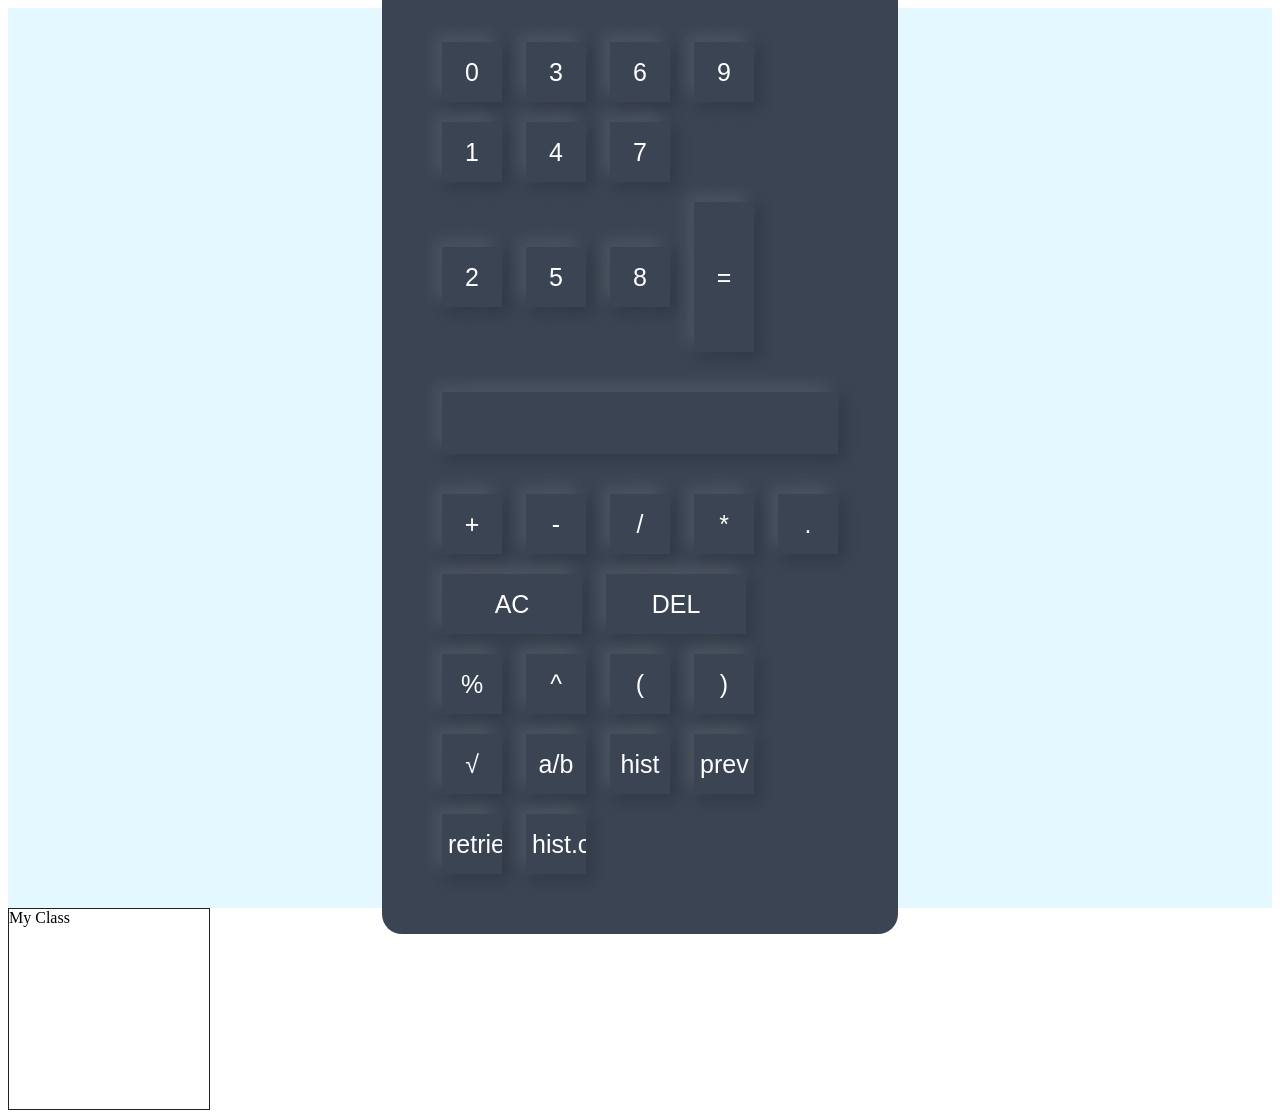
<file: index.html>
<!DOCTYPE html>
<html lang="en">
<head>
    <meta charset="UTF-8">
    <meta name="viewport" content="width=b, initial-scale=1.0">
    <title>My Cal</title>
    <link rel="stylesheet" href="style.css">
</head>
<body>
    <div class="cal">
        <div class="calculator">
            <form>
                <!-- Calculator buttons -->
                <div>
                    <input type="button" value="0" onclick="display.value += '0' ">
                    <input type="button" value="3" onclick="display.value += '3' ">
                    <input type="button" value="6" onclick="display.value += '6' ">
                    <input type="button" value="9" onclick="display.value += '9' ">

                </div>
                <div>
                    <input type="button" value="1" onclick="display.value += '1'">
                    <input type="button" value="4" onclick="display.value += '4'">
                    <input type="button" value="7" onclick="display.value += '7'">
                </div>
                <div>
                    <input type="button" value="2" onclick="display.value += '2'">
                    <input type="button" value="5" onclick="display.value += '5'">
                    <input type="button" value="8" onclick="display.value += '8'">
                  
                    <input type="button" value="=" onclick="calculate()" 
                     class="equal">
                  
                </div>
                <!-- Display -->
                <div class="display">
                    <input type="text" id="display" name="display">
                </div>
                <!-- Operation Buttons -->
                <div>
                    
                    <input type="button" value="+" onclick="display.value +='+'">
                    <input type="button" value="-" onclick="display.value += '-'">
                    <input type="button" value="/" onclick="display.value += '/'">
                    <input type="button" value="*" onclick="display.value += '*'">
             
                    <input type="button" value="." onclick="press('.')">


                </div>
                <div>
                    <input type="button" value="AC" onclick="clearDisplay()" class="del">
                    <input type="button" value="DEL" onclick="deleteLast()" class="del">
                    
                </div>
                <!--modulo and exponent function-->
                <div>
                    <input type="button" value="%" onclick="press('%')">
                    <input type="button" value="^" onclick="press('^')">
                    <input type="button" value="(" onclick="press('(')">
                    <input type="button" value=")" onclick="press(')')">
                    
                </div>
                <div>
                    <input type="button" value="√" onclick="press('√')">
                    <input type="button" value="a/b" onclick="decimalToFraction()">
                    <input type="button" value="hist" onclick="savedHistory()">
                    <input type="button" value="prev" onclick="previewHistory()">
                </div>
                <div>
                    <input type="button"  value="retrieve" onclick="reviewHistory()">
                  <input type="button" value="hist.clear" onclick="clearhistory()">
                </div>

            </form>
        </div>
    </div>
    <div class="my-class">My Class</div>

    <!--External JavaScript-->
    <script src="index.js"></script>
</body>
</html>
</file>
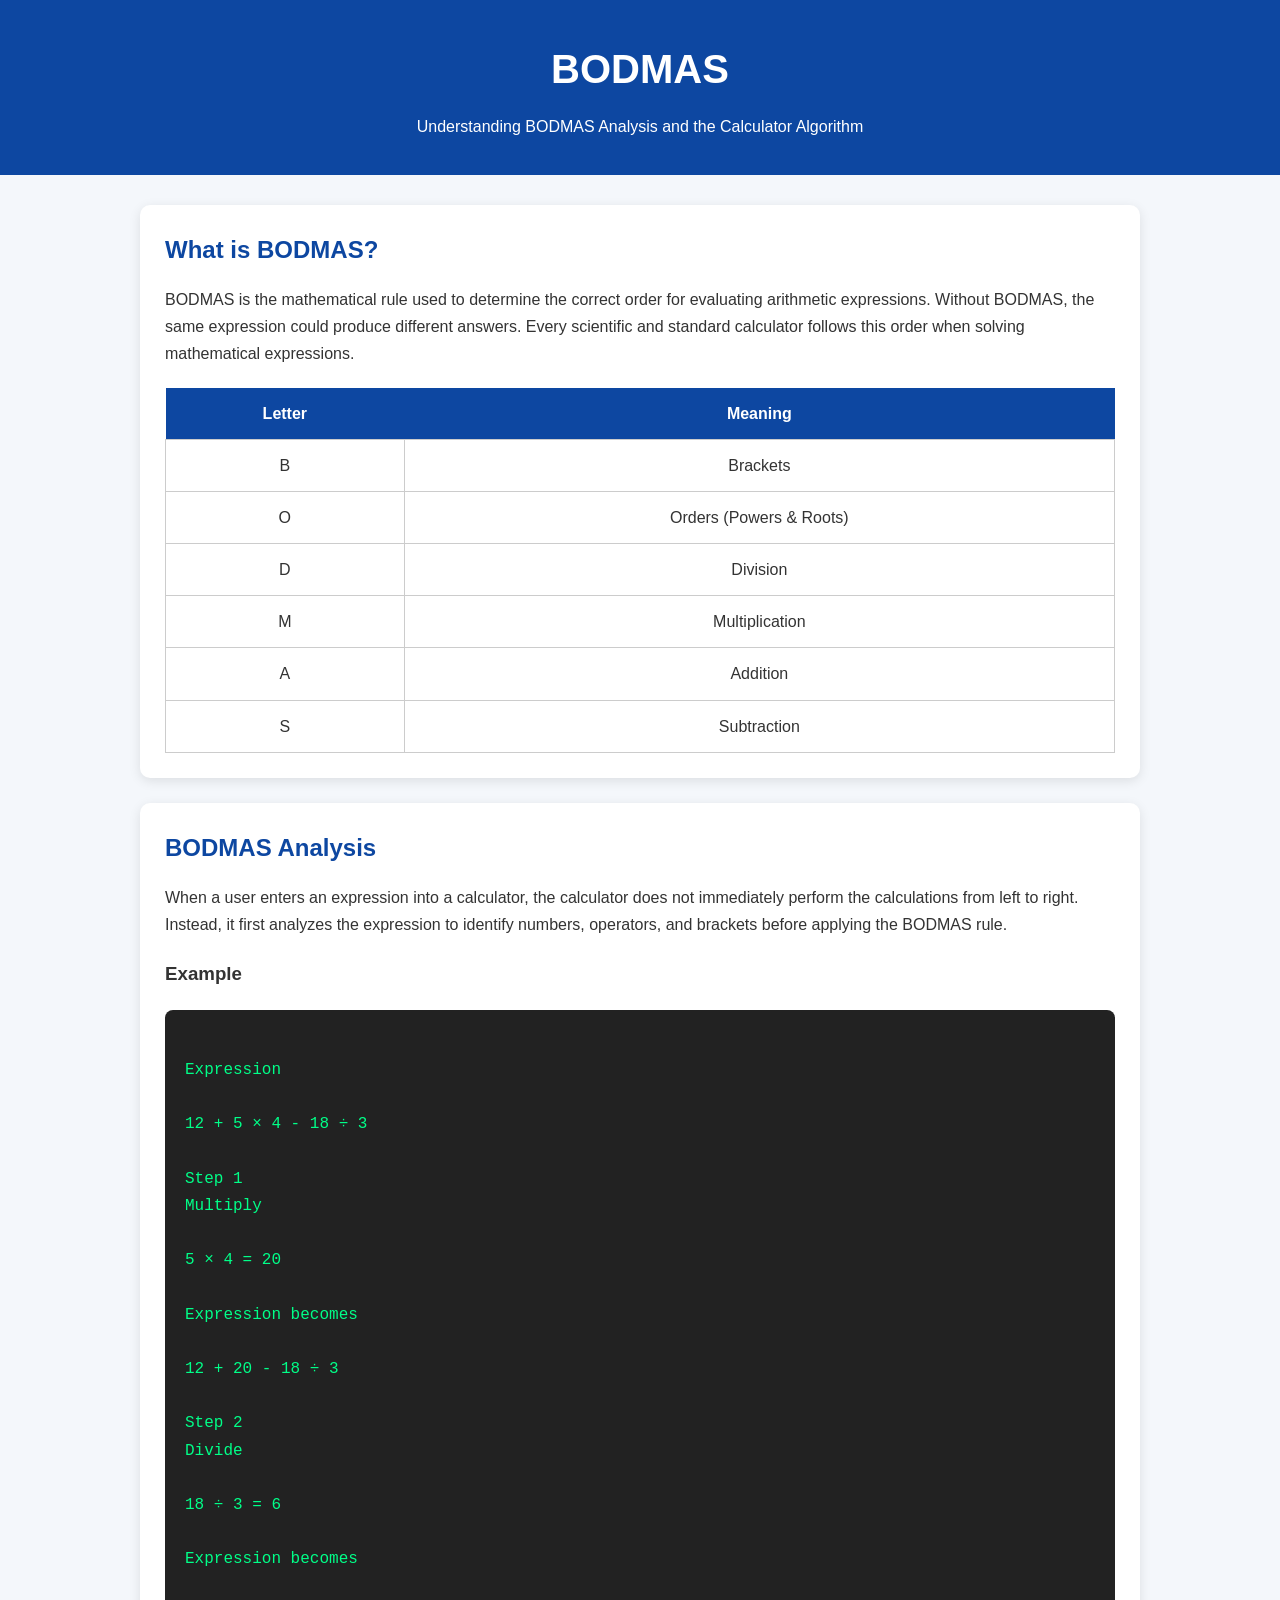
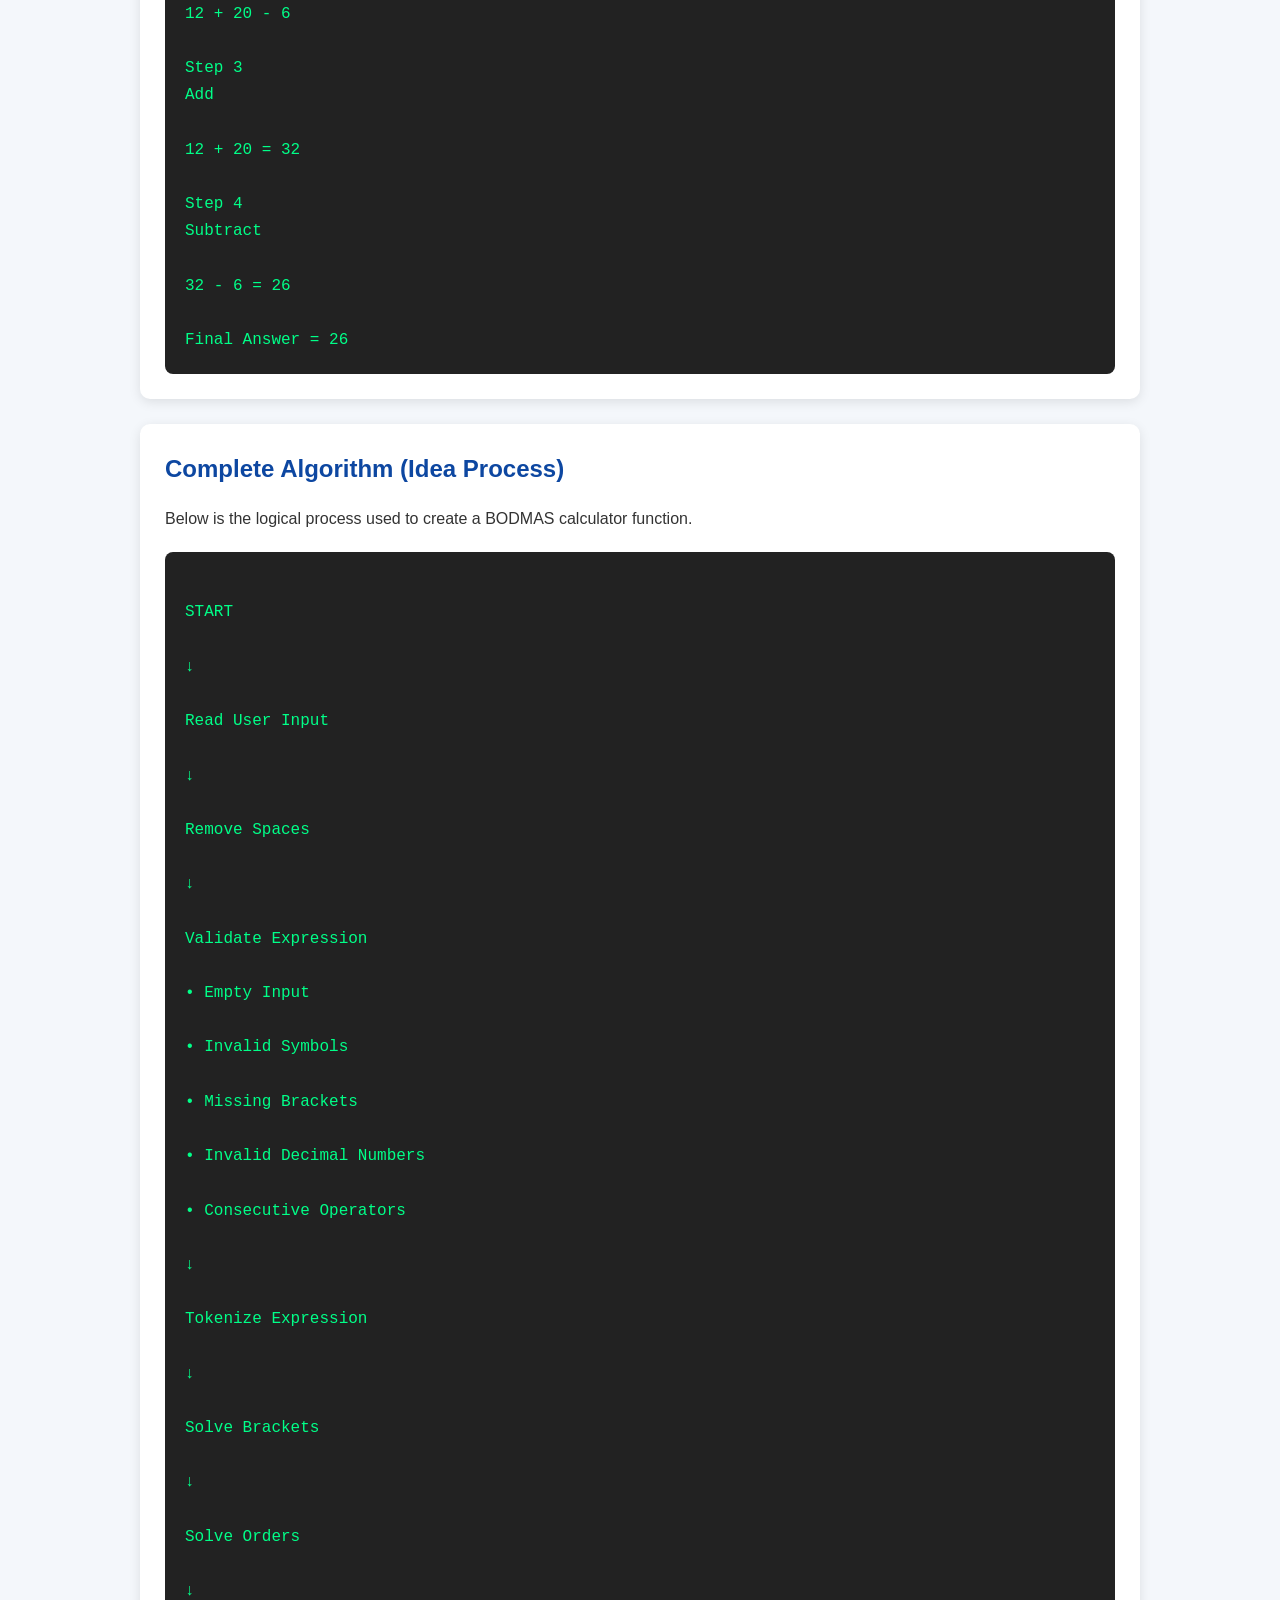
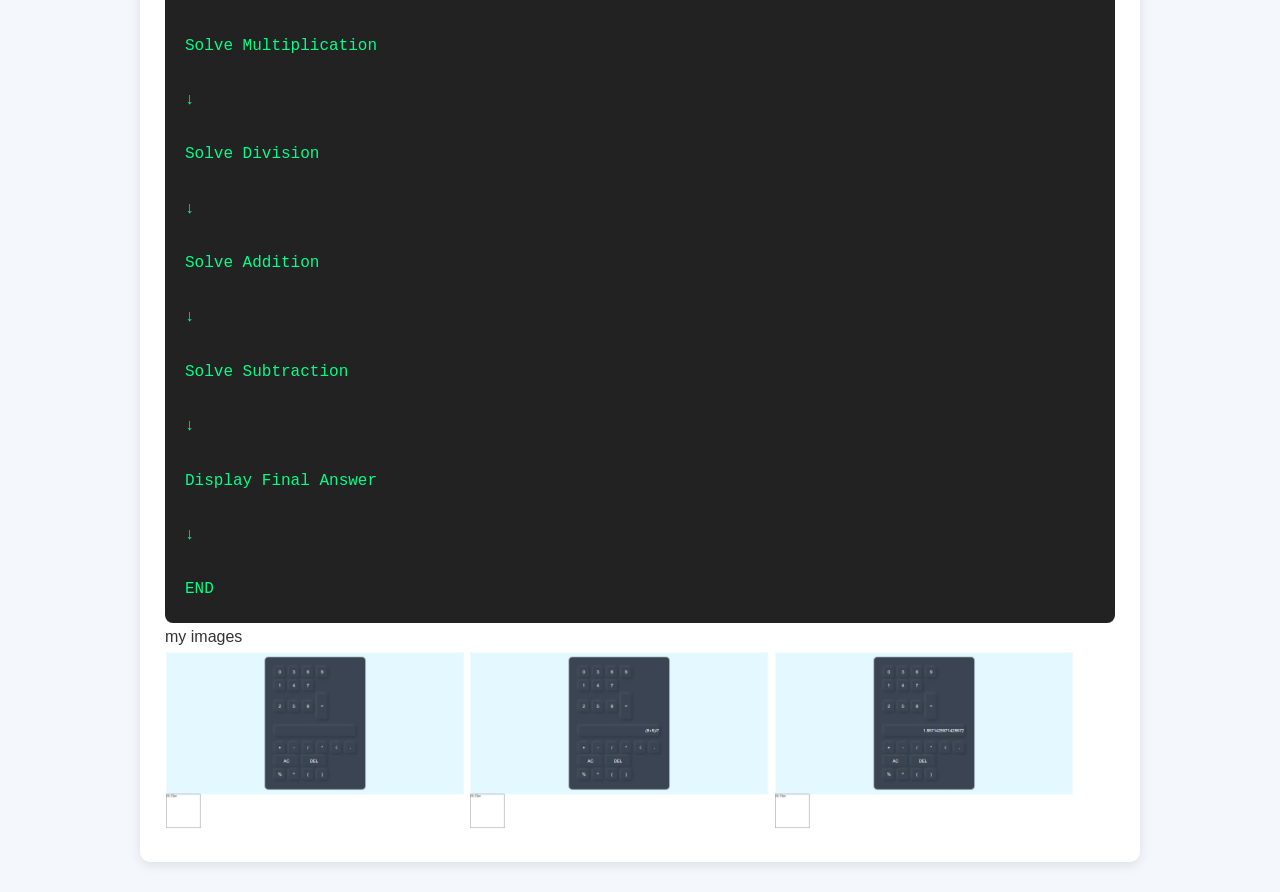
<file: haddison/index.html>
<!DOCTYPE html>
<html lang="en">
<head>
    <meta charset="UTF-8">
    <meta name="viewport" content="width=device-width, initial-scale=1.0">
    <title>BODMAS Analysis</title>

    <link rel="stylesheet" href="style.css">
</head>

<body>

<header>
    <h1>BODMAS</h1>
    <p>Understanding BODMAS Analysis and the Calculator Algorithm</p>
</header>

<div class="container">

<section>

<h2>What is BODMAS?</h2>

<p>
BODMAS is the mathematical rule used to determine the correct order
for evaluating arithmetic expressions.
Without BODMAS, the same expression could produce different answers.
Every scientific and standard calculator follows this order when solving
mathematical expressions.
</p>

<table>

<tr>
<th>Letter</th>
<th>Meaning</th>
</tr>

<tr>
<td>B</td>
<td>Brackets</td>
</tr>

<tr>
<td>O</td>
<td>Orders (Powers & Roots)</td>
</tr>

<tr>
<td>D</td>
<td>Division</td>
</tr>

<tr>
<td>M</td>
<td>Multiplication</td>
</tr>

<tr>
<td>A</td>
<td>Addition</td>
</tr>

<tr>
<td>S</td>
<td>Subtraction</td>
</tr>

</table>

</section>

<section>

<h2>BODMAS Analysis</h2>

<p>
When a user enters an expression into a calculator, the calculator does
not immediately perform the calculations from left to right.
Instead, it first analyzes the expression to identify numbers,
operators, and brackets before applying the BODMAS rule.
</p>

<h3>Example</h3>

<div class="code">
Expression

12 + 5 × 4 - 18 ÷ 3

Step 1
Multiply

5 × 4 = 20

Expression becomes

12 + 20 - 18 ÷ 3

Step 2
Divide

18 ÷ 3 = 6

Expression becomes

12 + 20 - 6

Step 3
Add

12 + 20 = 32

Step 4
Subtract

32 - 6 = 26

Final Answer = 26
</div>

</section>

<section>

<h2>Complete Algorithm (Idea Process)</h2>

<p>
Below is the logical process used to create a BODMAS calculator function.
</p>

<div class="code">
START

↓

Read User Input

↓

Remove Spaces

↓

Validate Expression

• Empty Input

• Invalid Symbols

• Missing Brackets

• Invalid Decimal Numbers

• Consecutive Operators

↓

Tokenize Expression

↓

Solve Brackets

↓

Solve Orders

↓

Solve Multiplication

↓

Solve Division

↓

Solve Addition

↓

Solve Subtraction

↓

Display Final Answer

↓

END
</div>
<h7> my images</h7>
<div>
<img src="image/calculator.jpg.jpeg" alt="my image" width="300">
<img src="image/calculator 2.jpg.jpeg" alt="my image" width="300">
<img src="image/calculator 3.jpg.jpeg" alt="my image" width="300">
</div>
</body>
</html>
</file>
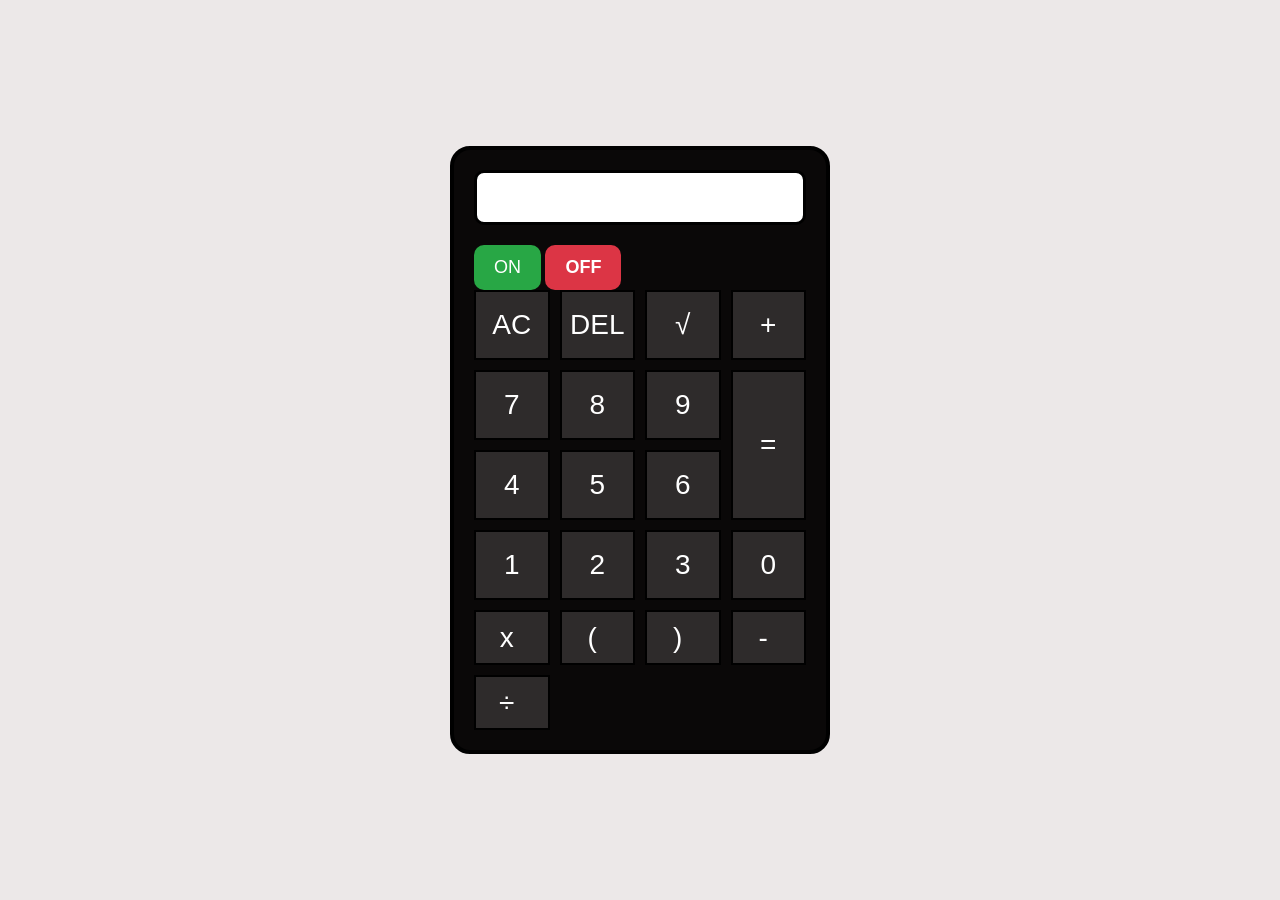
<file: My Cal/index.html>
<!DOCTYPE html>
<html lang="en">
<head>
<meta charset="UTF-8">
<meta name="viewport" content="width=device-width, initial-scale=1.0">
<title>Calculator</title>
<link rel="stylesheet" href="style.css">
</head>
<body>
<!-- calculator-->
<div class="calculator">
     <input type="text" id="display" readonly>
     <dic class="power-button">
        <button class="on-btn" onclick="turnOn()">ON</button>
        <button class="off-btn" onclick="turnOff()">OFF</button>
     </dic>
    <!-- Number Pad -->
    <div class="keys">
 <!--operators -->
        <button onclick="cleardisplay()">AC</button>
        <button onclick="deleteLast()">DEL</button>
        <button onclick="press('√')">√</button>
        <button onclick="press('+')">+</button>

        <button onclick="press('7')">7</button>
        <button onclick="press('8')">8</button>
        <button onclick="press('9')">9</button>
        <button onclick="press('4')">4</button>

        <button onclick="press('5')">5</button>
        <button onclick="press('6')">6</button>
        <button onclick="press('1')">1</button>

        <button class="equal" onclick="calculate()">=</button>

        <button onclick="press('2')">2</button>
        <button onclick="press('3')">3</button>
        <button onclick="press('0')">0</button>
    </div>
    <!--operators -->
    <div class="operators">
        <button onclick="press('*')">x</button>
        <button onclick="press('(')">(</button>
        <button onclick="press(')')">)</button>
        <button onclick="press('-')">-</button>
        <button onclick="press('÷')">÷</button>
    </div>
    </div>

</div>
<script src="index.js"></script>

</body>
</html>
</file>
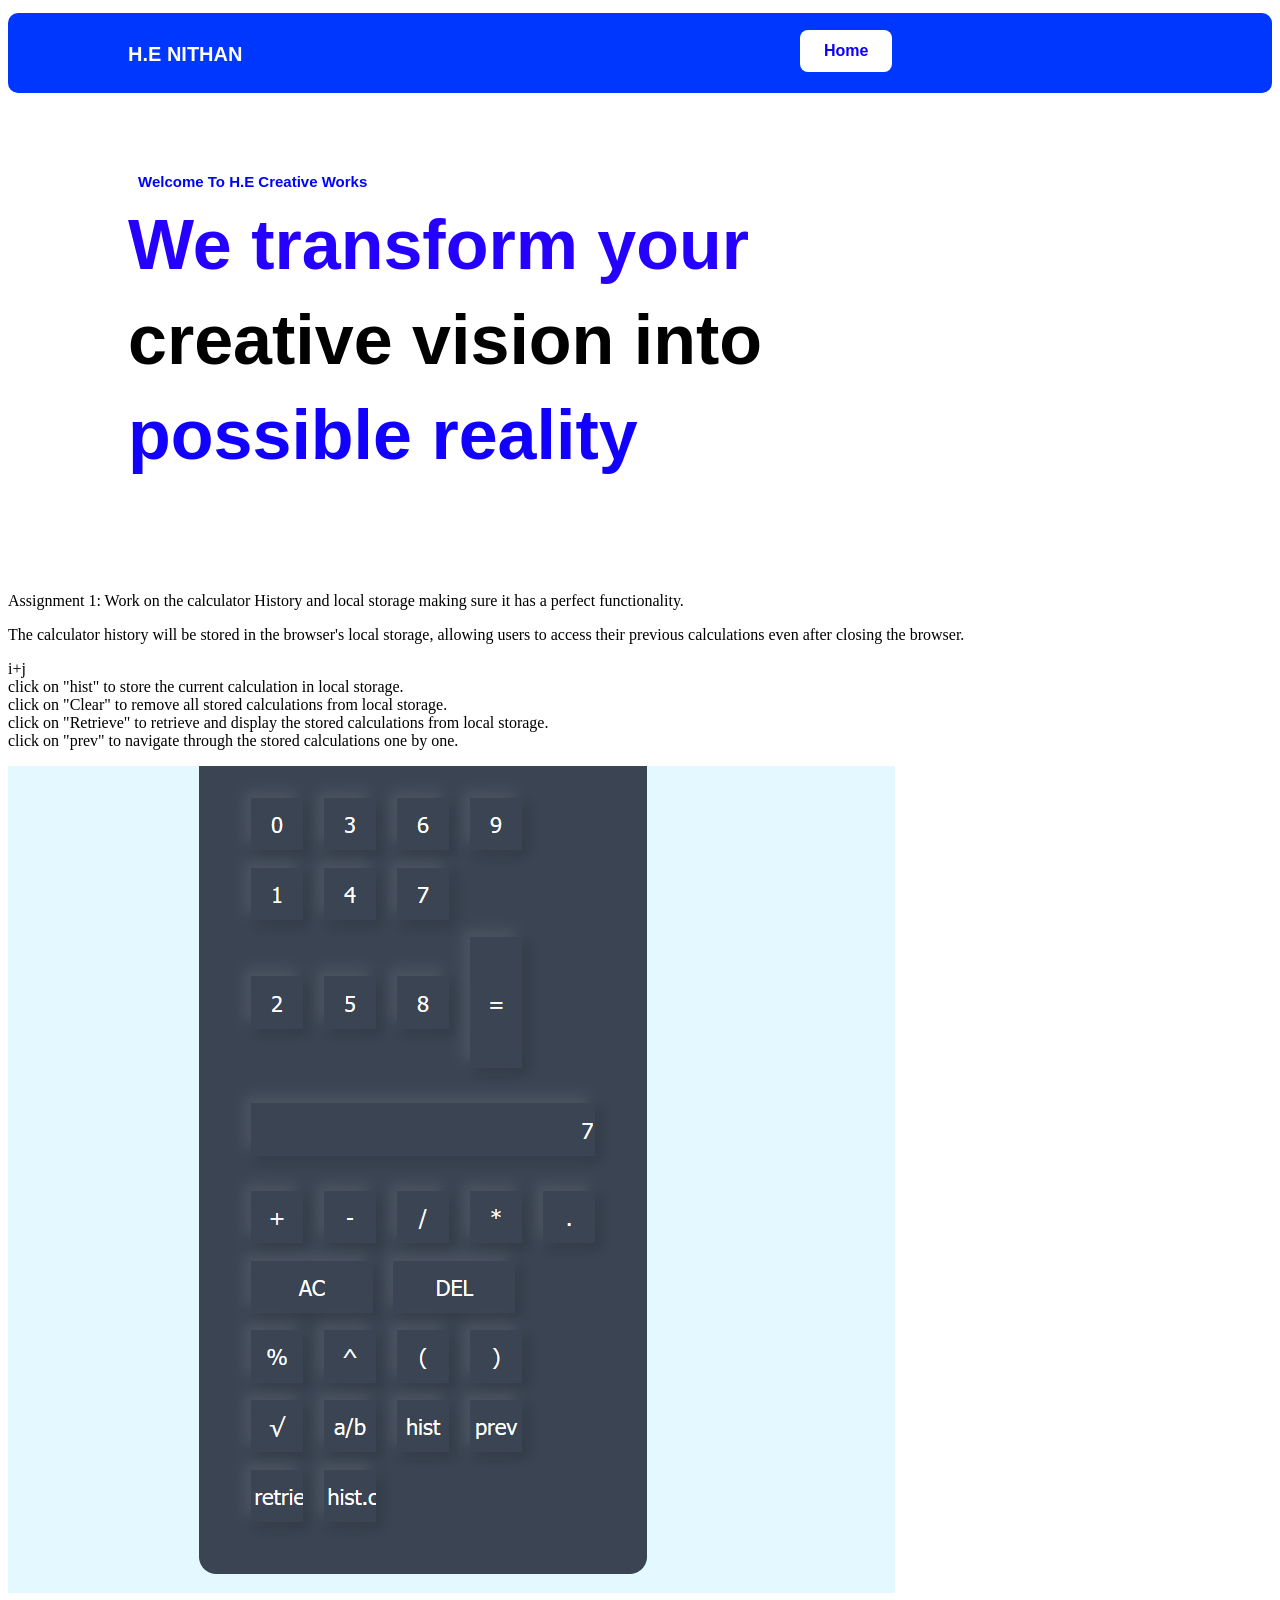
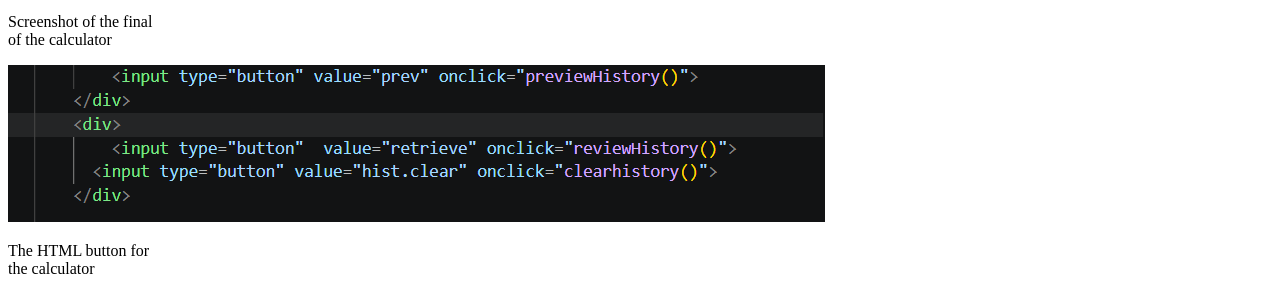
<file: wisdom 2/index.html>
<!DOCTYPE html>
<html lang="en">                                                                                                                                                                                                        
<head>
    <meta charset="UTF-8">
    <meta name="viewport" content="width=device-width, initial-scale=1.0">
    <title>caesar</title>
    <link rel="stylesheet" href="style.css">
</head>
<body>
   <h1 class="header">H.E NITHAN</h1> 
   <button class="HOME">Home</button>
   <button class="ABOUT">About</button>
   <h2 class="div">Welcome To H.E Creative Works</h2>
   <h3 class="main">We transform your</h3>
<h4 class="vision">creative vision into</h4>
<h5 class="real">possible reality</h5>

<p> Assignment 1: Work on the calculator History and local storage making sure it has a perfect functionality.
    
</p>
<p>The calculator history will be stored in the browser's local storage, allowing users to access their previous calculations even after closing the browser.</p>
<p>i+j
    <br>
    click on "hist" to store the current calculation in local storage.
    <br>
    click on "Clear" to remove all stored calculations from local storage.
    <br>
    click on "Retrieve" to retrieve and display the stored calculations from local storage.
    <br>
    click on "prev" to navigate through the stored calculations one by one.
</p>
<div class="image-1">
        <img class="img-1"  src="image/Screenshot 2026-08-07 090839.png" alt="">
        <p>Screenshot of the final <br>of the calculator</p>
      </div>

      <div class="image-2">
        <img  class="img-2"   src="image/Screenshot 2026-08-07 101240.png" alt="">
        <p>The HTML button for<br> the calculator</p>
      </div>
</body>
</html>
</file>
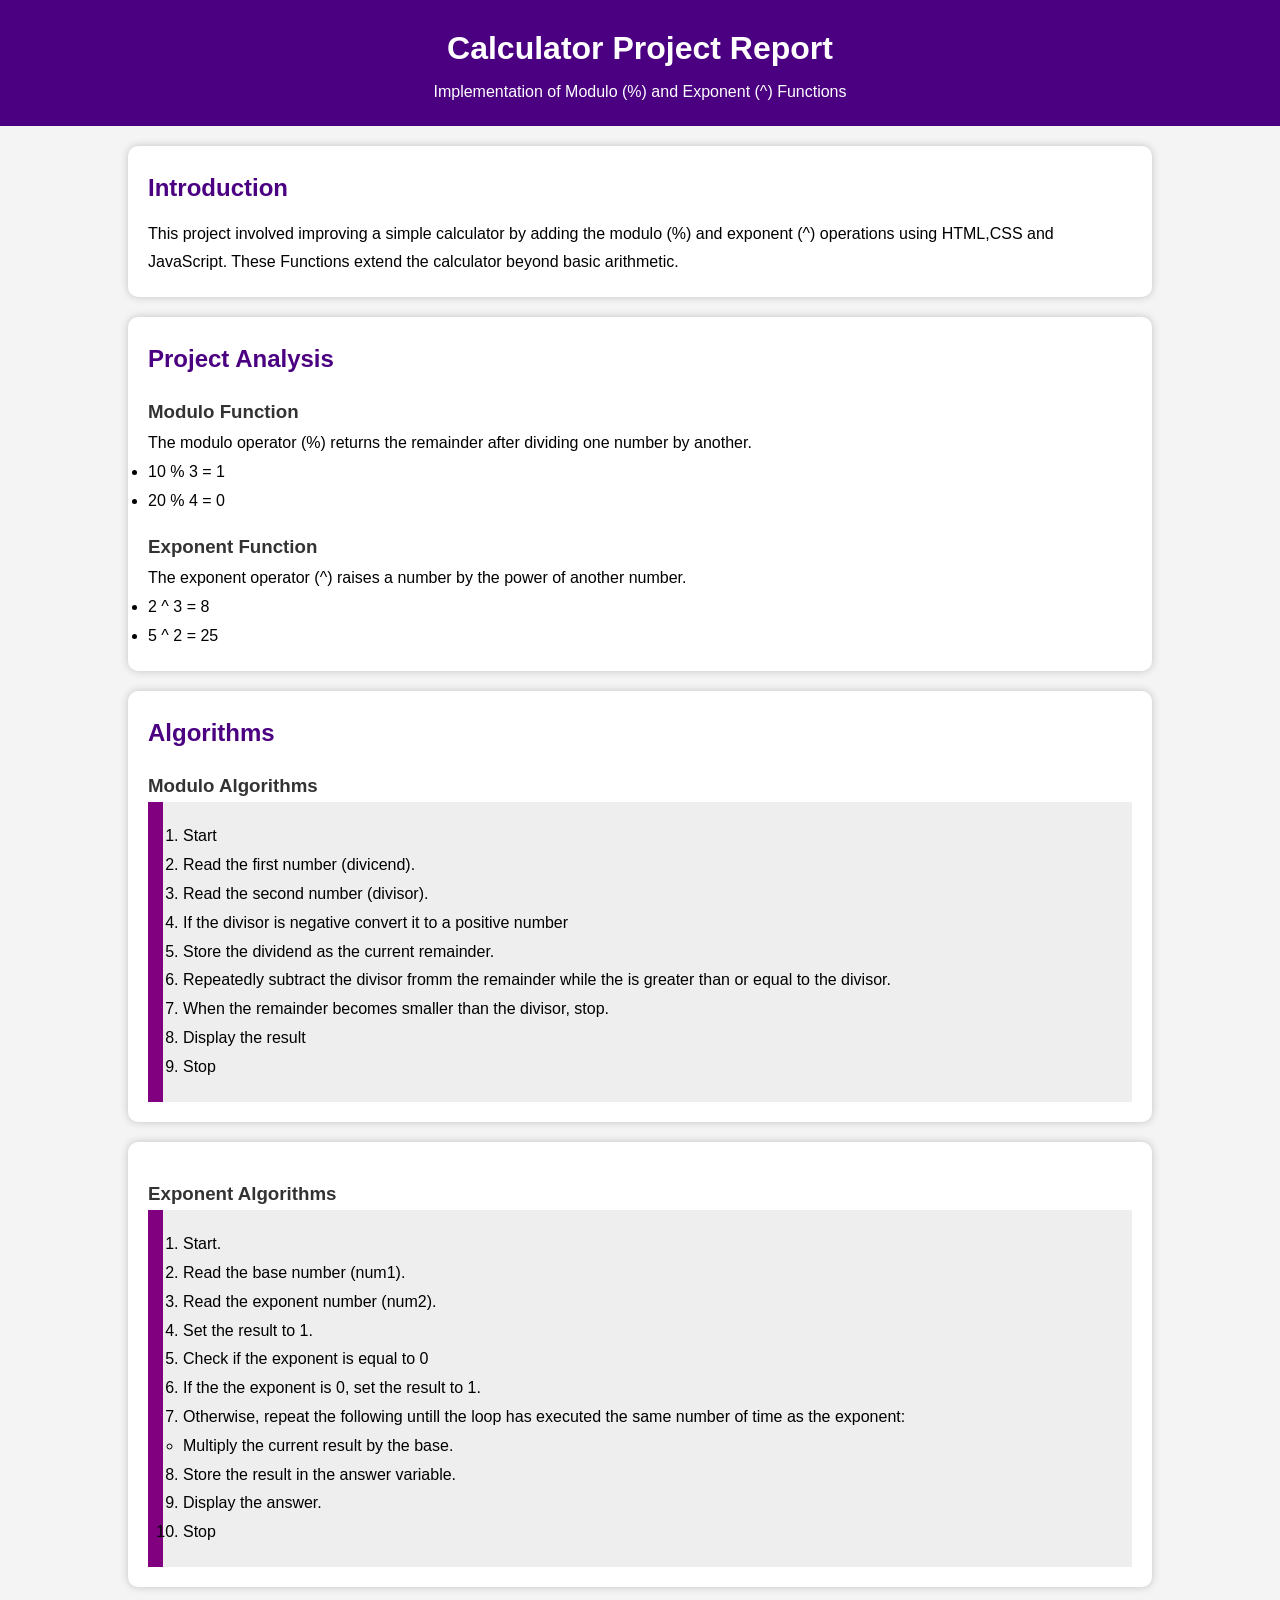
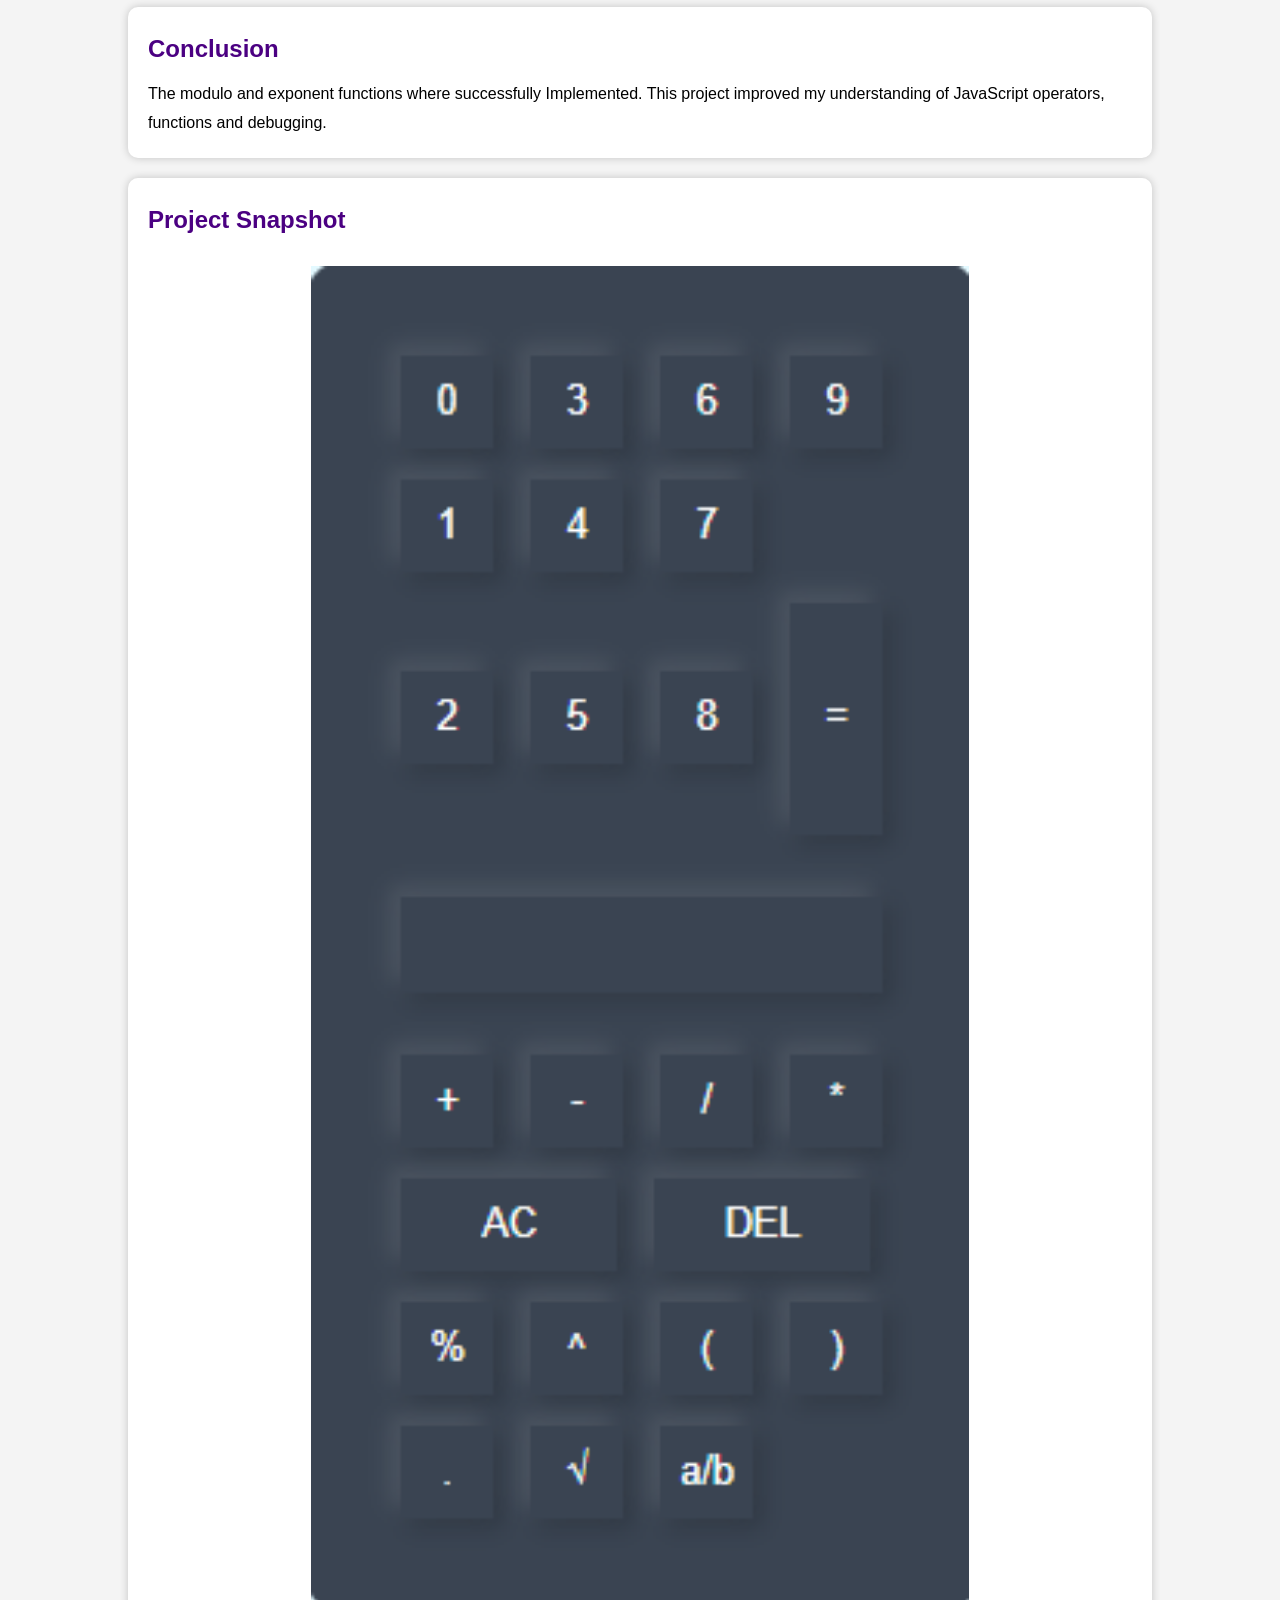
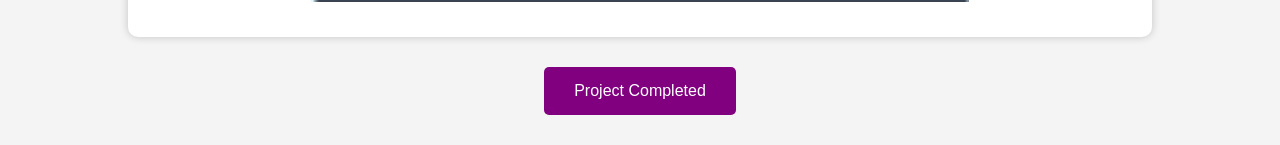
<file: Samanta/webpage.html>
<!DOCTYPE html>
<html lang="en">
<head>
    <meta charset="UTF-8">
    <meta name="viewport" content="width=device-width, initial-scale=1.0">
    <title>Calculator Project Report</title>

    <link rel="stylesheet" href="webpage.css">
</head>
<body>
  <header>
    <h1>Calculator Project Report</h1>
    <p>Implementation of Modulo (%) and Exponent (^) Functions</p>
</header>
<div class="container">

<section>
     <h2>Introduction</h2>
     <p>
        This project involved improving a simple calculator by adding
        the modulo (%) and exponent (^) operations using HTML,CSS and JavaScript.
        These Functions extend the calculator beyond basic arithmetic. 
     </p>
</section>

<section>
    <h2>Project  Analysis</h2>
    <h3>Modulo Function</h3>
    <p>
        The modulo operator (%) returns the remainder after dividing one number by another.
    </p>
    <ul>
        <li>10 % 3 = 1</li>
        <li>20 % 4 = 0</li>
    </ul>

    <h3>Exponent Function</h3>
    <p>
        The exponent operator (^) raises a number by the power of another number.
    </p>
    <ul>
        <li>2 ^ 3 = 8</li>
        <li>5 ^ 2 = 25</li>
    </ul>
</section>

<section>
    <h2>Algorithms</h2>
    <h3>Modulo Algorithms</h3>
    <ol>
        <li>Start</li>
        <li>Read the first number (divicend).</li>
        <li>Read the second number (divisor).</li>
        <li>If the divisor is negative convert it to a positive number</li>
        <li>Store the dividend as the current remainder.</li>
        <li>Repeatedly subtract the divisor fromm the remainder while the 
            is greater than or equal to the divisor.
        </li>
        <li>When the remainder becomes smaller than the divisor, stop.</li>
        <li>Display the result</li>
        <li>Stop</li>

    </ol>
</section>
<section>
    <h3>Exponent Algorithms</h3>
    <ol>
        <li>Start.</li>
        <li>Read the base number (num1).</li>
        <li>Read the exponent number (num2).</li>
        <li>Set the result to 1.</li>
        <li>Check if the exponent is equal to 0</li>
        <li>If the the exponent is 0, set the result to 1.</li>
        <li>Otherwise, repeat the following untill the  loop has executed
            the same number of time as the exponent:
            <ul><li>Multiply the current result by the  base.</li></ul>
        </li>
        <li>Store the result in the answer variable.</li>
        <li>Display the answer.</li>
        <li>Stop</li>      
    </ol>
</section>

<section>
    <h2>Conclusion</h2>
    <p>
        The modulo and exponent functions where successfully Implemented.
        This project improved my understanding of JavaScript operators,
        functions and debugging.
    </p>
</section>

<section>
    <h2>Project Snapshot</h2>
    <img src="image/snap.png" alt="Calculator Snapshot">
</section>

<button onclick="showMessage()">Project Completed</button>
<p id="message"></p>
</div>
</body>
</html >
</file>
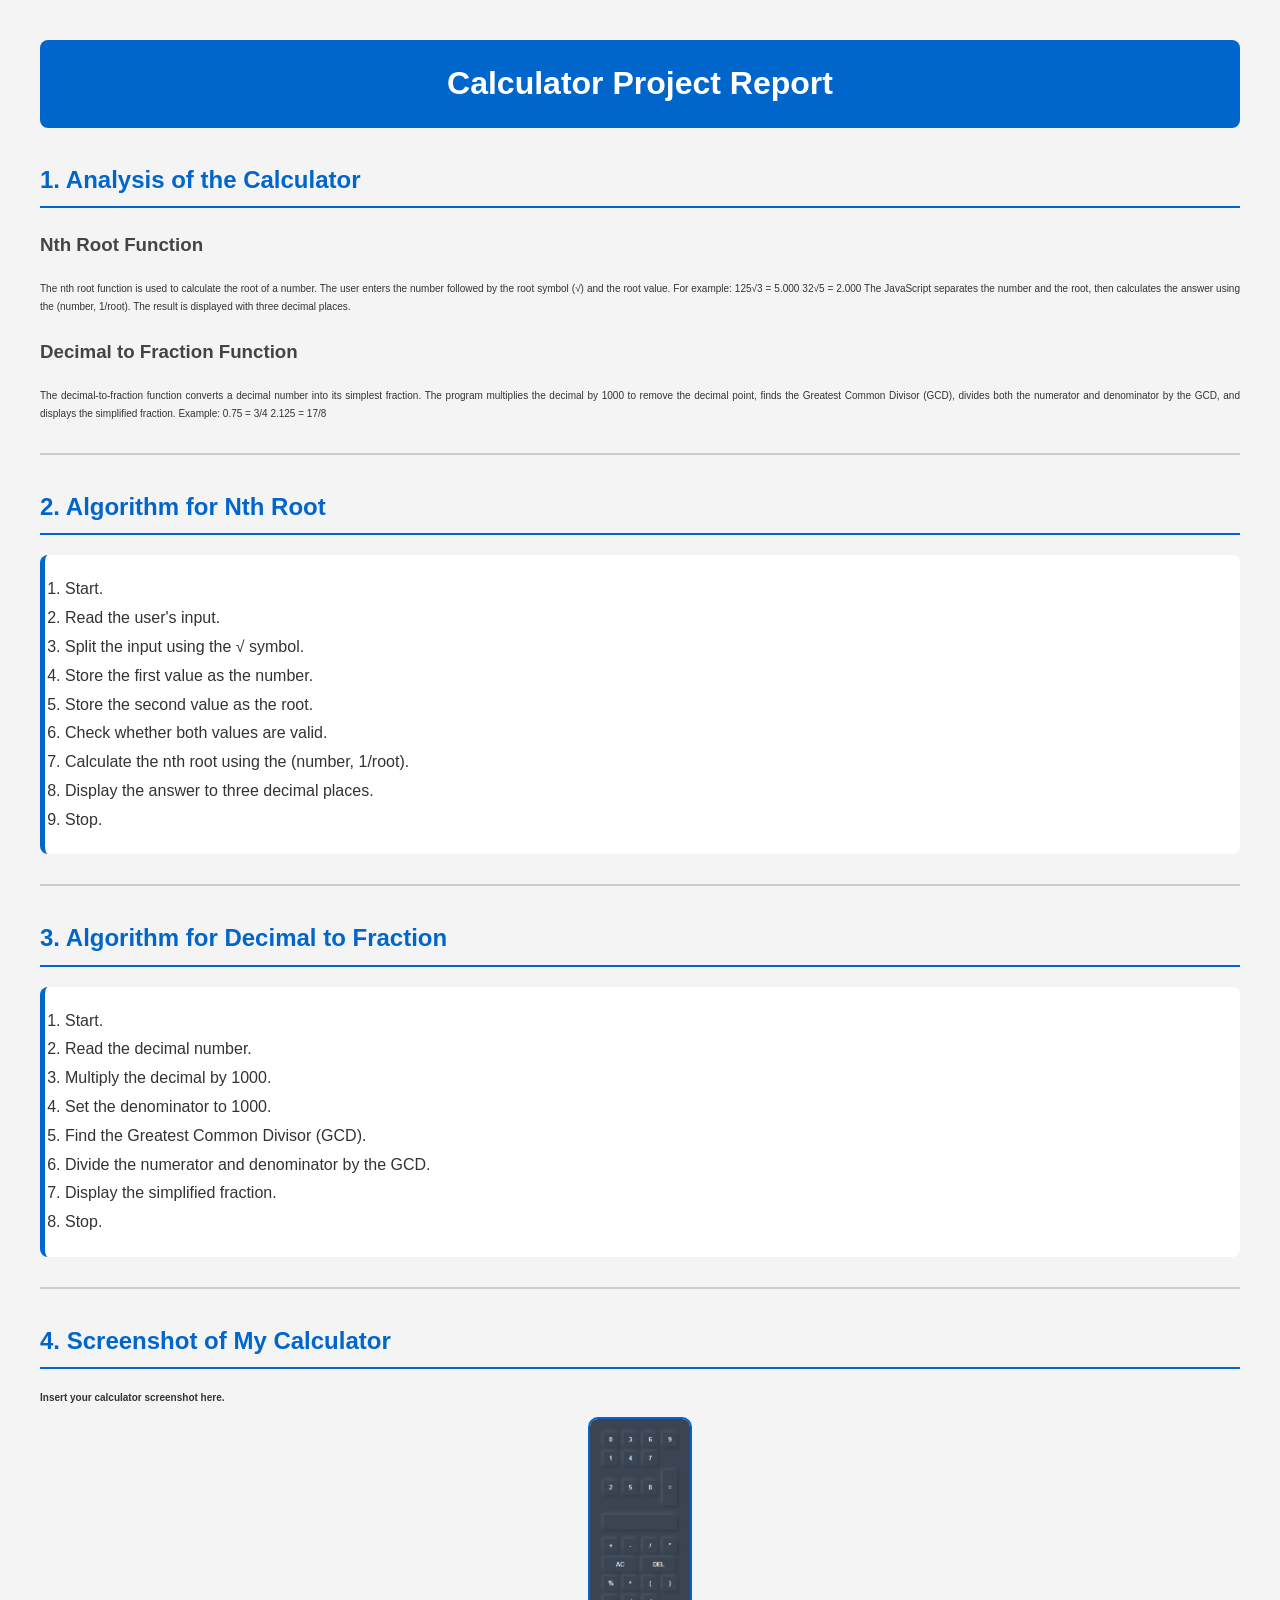
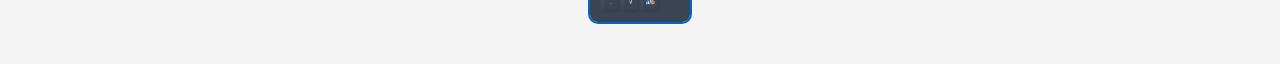
<file: tabot/web page.html>
<!DOCTYPE html>
<html>
<head>
    <title>Calculator Project Report</title>
    <link href="web page.css" rel="stylesheet">
</head>
<body>

<h1 align="center">Calculator Project Report</h1>

<h2>1. Analysis of the Calculator</h2>

<h3>Nth Root Function</h3>
<p>
The nth root function is used to calculate the root of a number. The user enters
the number followed by the root symbol (√) and the root value.

For example:
125√3 = 5.000
32√5 = 2.000

The JavaScript separates the number and the root, then calculates the answer
using the (number, 1/root). The result is displayed with
three decimal places.

</p>

<h3>Decimal to Fraction Function</h3>
<p>
The decimal-to-fraction function converts a decimal number into its simplest
fraction. The program multiplies the decimal by 1000 to remove the decimal
point, finds the Greatest Common Divisor (GCD), divides both the numerator
and denominator by the GCD, and displays the simplified fraction.

Example:
0.75 = 3/4
2.125 = 17/8
</p>

<hr>

<h2>2. Algorithm for Nth Root</h2>

<ol>
<li>Start.</li>
<li>Read the user's input.</li>
<li>Split the input using the √ symbol.</li>
<li>Store the first value as the number.</li>
<li>Store the second value as the root.</li>
<li>Check whether both values are valid.</li>
<li>Calculate the nth root using the (number, 1/root).</li>
<li>Display the answer to three decimal places.</li>
<li>Stop.</li>
</ol>

<hr>

<h2>3. Algorithm for Decimal to Fraction</h2>

<ol>
<li>Start.</li>
<li>Read the decimal number.</li>
<li>Multiply the decimal by 1000.</li>
<li>Set the denominator to 1000.</li>
<li>Find the Greatest Common Divisor (GCD).</li>
<li>Divide the numerator and denominator by the GCD.</li>
<li>Display the simplified fraction.</li>
<li>Stop.</li>
</ol>

<hr>

<h2>4. Screenshot of My Calculator</h2>

<p><strong>Insert your calculator screenshot here.</strong></p>

<img src="image/snap.png" width="100">

</body>
</html>
</file>
<file: style.css>
.cal{
width: 100%;
height: 100vh;
background: #e3f9ff;
display: flex;
align-items: center;
justify-content: center;
}
.calculator{
    background: #3a4452;
    padding: 50px;
    border-radius: 20px;

}
.calculator form input{
    border: 0;
    outline: 0;
    width: 60px;
    height: 60px;
    border-radius: 10;
    box-shadow: -7px -7px 15px rgba(255, 255, 255,0.1),5px 5px 15px rgba(0, 0, 0,0.2);
    background: transparent;
    font-size: 25px;
    color: white;
    cursor: pointer;
    margin: 10px;
    
}
.display{
display: flex;
justify-content: flex-end;
margin: 20px 0;
}
.display input{
    text-align: right;
    flex: 1;
    font-size: 40px;
    box-shadow: none;
    border: #e3f9ff;
}
 form input.equal{
    height: 150px;
    grid-row: span 2;
    grid-column: 4;
}
 form input.del{
    width: 140px;
}
.my-class{
    width: 200px;
    height: 200px;
    border:1px solid #232121;
    background: white;

/* Remove default spacing and apply the same font to all elemnte */
*{
    margin:0;
    padding:0;
    box-sizing:border-box;
    font-family:Arial, sans-serif;
}
/* Center the calculator on the page */
body{
    background:#ece8e8;
    display:flex;
    justify-content:center;
    align-items:center;
    height:100vh;
}
/* Style the calculator container */
.calculator{
    width:380px;
    border:4px solid black;
    background:rgb(10, 8, 8);
    padding:20px;
    border-radius:20px;
}
/* Style display and preview input boxes */
input{
    width:100%;
    height:55px;
    font-size:28px;
    text-align:right;
    padding-right:10px;
    border:3px solid rgb(0, 0, 0);
    margin-bottom:20px;
    border-radius: 10px;
    font-size: 24px;
}
/* Arrange the number buttons in a 4-colum grid */
.keys{
    display:grid;
    grid-template-columns:repeat(4,1fr);
    grid-auto-rows:70px;
    gap:10px;
    justify-content:center;
}
/* Style all number button */
.keys button{
    font-size:28px;
    border:2px solid black;
    background:rgb(46, 43, 43);
    cursor:pointer;
    color: white;
}
/* Make the equal button larger than the other buttons */
.equal{
    grid-column:4;
    grid-row:2/span 2;
    background:#d9d9d9;
    font-size:36px;
}
/* Arrange the number buttons (+, -, *, /) */
.operators{
    margin-top:10px;
    display:grid;
    grid-template-columns:repeat(4,1fr);
    gap:10px;
}
/* Style all operator button */
.operators button{
    background: #f39c12;
    width: 100%;
    height:55px;
    font-size:28px;
    border: 2px solid black;
    background:rgb(46, 43, 43);
    cursor:pointer;
    color: white;
    padding-right: 10px;
    margin-right:10px ;
    transition: 0.3s;
}
.operator:active{
    transform: scale(0.95);
}
/* Change button color when the mouse hovers over it */
button:hover{
    background: #e67e22;
}
.on-btn{
    background-color: #28a745;
    color: white;
    border: none;
    border-radius: 10px;
    padding: 12px 20px;
    font-size: 18px;
    cursor: pointer;
}
/*change on-btn color when the mouse :hoves over it*/
.on-btn:hover{
    background-color: #218838;
}
.off-btn{
    background-color: #dc3545;
    color: white;
    border: none;
    border-radius: 10px;
    padding: 12px 20px;
    font-size: 18px;
    font-weight: bold;
    cursor: pointer;
}
/*change off-btn color when the mouse :hoves over it*/
.off-btn:hover{
    background-color: #c82333;
}
</file>
<file: haddison/style.css>
*{
    margin:0;
    padding:0;
    box-sizing:border-box;
    font-family:Arial, Helvetica, sans-serif;
}

body{
    background:#f4f7fb;
    color:#333;
    line-height:1.7;
}

/* Header */

header{
    background:#0d47a1;
    color:white;
    text-align:center;
    padding:35px;
}

header h1{
    font-size:40px;
    margin-bottom:10px;
}

/* Main Container */

.container{
    width:85%;
    max-width:1000px;
    margin:30px auto;
}

/* Sections */

section{
    background:white;
    padding:25px;
    margin-bottom:25px;
    border-radius:10px;
    box-shadow:0 3px 12px rgba(0,0,0,.1);
}

section h2{
    color:#0d47a1;
    margin-bottom:15px;
}

section h3{
    margin-top:20px;
    color:#333;
}

/* Tables */

table{
    width:100%;
    border-collapse:collapse;
    margin-top:20px;
}

table th{
    background:#0d47a1;
    color:white;
    padding:12px;
}

table td{
    border:1px solid #ccc;
    padding:12px;
    text-align:center;
}

/* Ordered List */

ol{
    padding-left:25px;
}

ol li{
    margin:10px 0;
}

/* Code Blocks */

.code{
    background:#222;
    color:#00ff88;
    padding:20px;
    border-radius:8px;
    margin-top:20px;
    font-family:Consolas, monospace;
    white-space:pre-wrap;
    overflow-x:auto;
}

/* Footer */

footer{
    background:#0d47a1;
    color:white;
    text-align:center;
    padding:20px;
    margin-top:30px;
}

/* Responsive Design */

@media (max-width:768px){

.container{
    width:95%;
}

header h1{
    font-size:30px;
}

table{
    font-size:14px;
}

.code{
    font-size:14px;
}

}
</file>
<file: My Cal/style.css>
/* Remove default spacing and apply the same font to all elemnte */
*{
    margin:0;
    padding:0;
    box-sizing:border-box;
    font-family:Arial, sans-serif;
}
/* Center the calculator on the page */
body{
    background:#ece8e8;
    display:flex;
    justify-content:center;
    align-items:center;
    height:100vh;
}
/* Style the calculator container */
.calculator{
    width:380px;
    border:4px solid black;
    background:rgb(10, 8, 8);
    padding:20px;
    border-radius:20px;
}
/* Style display and preview input boxes */
input{
    width:100%;
    height:55px;
    font-size:28px;
    text-align:right;
    padding-right:10px;
    border:3px solid rgb(0, 0, 0);
    margin-bottom:20px;
    border-radius: 10px;
    font-size: 24px;
}
/* Arrange the number buttons in a 4-colum grid */
.keys{
    display:grid;
    grid-template-columns:repeat(4,1fr);
    grid-auto-rows:70px;
    gap:10px;
    justify-content:center;
}
/* Style all number button */
.keys button{
    font-size:28px;
    border:2px solid black;
    background:rgb(46, 43, 43);
    cursor:pointer;
    color: white;
}
/* Make the equal button larger than the other buttons */
.equal{
    grid-column:4;
    grid-row:2/span 2;
    background:#d9d9d9;
    font-size:36px;
}
/* Arrange the number buttons (+, -, *, /) */
.operators{
    margin-top:10px;
    display:grid;
    grid-template-columns:repeat(4,1fr);
    gap:10px;
}
/* Style all operator button */
.operators button{
    background: #f39c12;
    width: 100%;
    height:55px;
    font-size:28px;
    border: 2px solid black;
    background:rgb(46, 43, 43);
    cursor:pointer;
    color: white;
    padding-right: 10px;
    margin-right:10px ;
    transition: 0.3s;
}
.operator:active{
    transform: scale(0.95);
}
/* Change button color when the mouse hovers over it */
button:hover{
    background: #e67e22;
}
.on-btn{
    background-color: #28a745;
    color: white;
    border: none;
    border-radius: 10px;
    padding: 12px 20px;
    font-size: 18px;
    cursor: pointer;
}
/*change on-btn color when the mouse :hoves over it*/
.on-btn:hover{
    background-color: #218838;
}
.off-btn{
    background-color: #dc3545;
    color: white;
    border: none;
    border-radius: 10px;
    padding: 12px 20px;
    font-size: 18px;
    font-weight: bold;
    cursor: pointer;
}
/*change off-btn color when the mouse :hoves over it*/
.off-btn:hover{
    background-color: #c82333;
}
</file>
<file: wisdom 2/style.css>
.header{
    color: white;
    font-family: Arial;
    font-size: 20px; 
     background-color: rgb(0, 55, 255);
     height: 50px;
     padding-left: 120px;
     padding-top: 30px;
     border-radius: 10px;

}
.div{
    color: rgb(0, 4, 255);
    font-family: Arial;
    font-size: 15px;
     margin-left: 130px; 
     margin-top:80px ;
}
.main{
    color: rgb(38, 0, 255);
    font-family: Arial;
    font-size: 70px;
     margin-left: 120px; 
     margin-top:15px ;
     margin-bottom: 10px;
}
.vision{
     color: rgb(0, 0, 0);
    font-family: Arial;
    font-size: 70px;
     margin-left: 120px; 
     margin-top:15px ;
     margin-bottom: 10px;
}
.real{
     color: rgb(17, 0, 255);
    font-family: Arial;
    font-size: 70px;
     margin-left: 120px; 
     margin-top:15px ;
}

.HOME{
    color: rgb(13, 0, 255);
    background-color: rgb(255, 255, 255);
    border: white;
    border-color: whitesmoke;
    font-size: 16px;
    font-weight: 600;
    border-radius: 8px;
    cursor: pointer;
    padding: 12px 24px;
    transition: 0.2s ease;
    position: fixed;
    top: 30px;
    left: 50rem;
}

.HOME:hover{
    background-color: rgb(34, 255, 0);
    
}

.p{
   color: rgb(100, 153, 217);
    background-color: rgb(255, 255, 255);
    border: white;
    border-color: rgb(170, 161, 161);
    font-size: 16px;
    font-weight: 300;
    border-radius: 8px;
    cursor: pointer;
    padding: 12px 24px;
    transition: 0.2s ease;
    position: fixed;
    top: 30px;
    left: 50rem;
}

.HOME:active{
    background-color: rgb(255, 0, 21);
    transform: translateY(3px);
}
.ABOUT{
    color: rgb(13, 0, 255);                                                                                                                                                                                                                                                                                                                                                                                                                                                                                                                                                                                                                                                                                                                                                                                                                                                                                                                                                                                                                                                                                                                                                                                                                                                                                                                                                                                                                                                                                                                                                                                                                                                                                                                                                                                                                                                                                                                                                                                                                                                                                                                                                                                                                                                                                                                                                                                                                                                                                                                                                                                                                                                                                                                                                                                                                                                                                                                                                                                                                                                                                                                                                                                                                                                                                                                                                                                                                                                                                                                                                                                                                                                                                                                                                                                                                                                                                                                                                                                                                                     
    background-color: rgb(255, 255, 255);
    border: white;
    border-color: whitesmoke;  font-weight: 600;
    border-radius: 8px;
    cursor: pointer;
    padding: 12px 24px;
    transition: 0.2s ease;
    position: fixed;
    top: 30px;
    left: 80rem;
}
</file>
<file: Samanta/webpage.css>
*{
    margin: 0;
    padding: 0;
    box-sizing: border-box;
}
body{
    background: #f4f4f4;
    font-family: Arial, Helvetica, sans-serif;
    line-height: 1.8;
}
header{
    background: #4B0082;
    color: white;
    text-align: center;
    padding: 20px;
}
.container{
    width: 80%;
    margin: 20px auto;
}
section{
    background: white;
    margin-bottom: 20px;
    padding: 20px;
    border-radius: 10px;
    box-shadow: 0 0 8px rgb(0,0,0,.2);
}
h2{
    color: #4B0082;
    margin-bottom: 10px;
}
h3{
    margin-top: 15px;
    color: #333;
}
ol{
    background: #eee;
    padding: 20px;
    border-left: 15px solid purple;
}
img{
    width: 70%;
    padding: 15px;
    display: block;
    margin: auto;
    border-radius: 10px;
}
button{
    display: block;
    margin: 30px auto;
    padding: 15px 30px;
    background: purple;
    color: white;
    border: none;
    border-radius: 5px;
    cursor: pointer;
    font-size: 16px;
}
button:hover{
    background: #5d2ca8;
}
#message{
    text-align: center;
    font-weight: bold;
    color: green;
    margin-top: 15px;
}
</file>
<file: tabot/web page.css>
/* General Page */
body{
    font-family: Arial, sans-serif;
    background-color:#f4f4f4;
    margin:40px;
    line-height:1.8;
    color:#333;
}

/* Main Heading */
h1{
    text-align:center;
    color:#ffffff;
    background:#0066cc;
    padding:15px;
    border-radius:8px;
}

/* Section Headings */
h2{
    color:#0066cc;
    border-bottom:2px solid #0066cc;
    padding-bottom:5px;
    margin-top:30px;
}

/* Sub-headings */
h3{
    color:#444;
}

/* Paragraphs */
p{
    text-align:justify;
    font-size:10px;
}

/* Algorithm Lists */
ol{
    background:#ffffff;
    padding:20px;
    border-left:5px solid #0066cc;
    border-radius:8px;
}

/* Horizontal Line */
hr{
    border:1px solid #cccccc;
    margin:30px 0;
}

/* Screenshot Box */
img{
    display:block;
    margin:auto;
    width:100px;
    border:2px solid #0066cc;
    border-radius:10px;
}

/* Placeholder Box */
.placeholder{
    width:100px;
    height:30px;
    border:2px dashed #0066cc;
    margin:auto;
    text-align:center;
    line-height:100px;
    color:#666;
    font-weight:bold;
    background:#ffffff;
}
</file>
